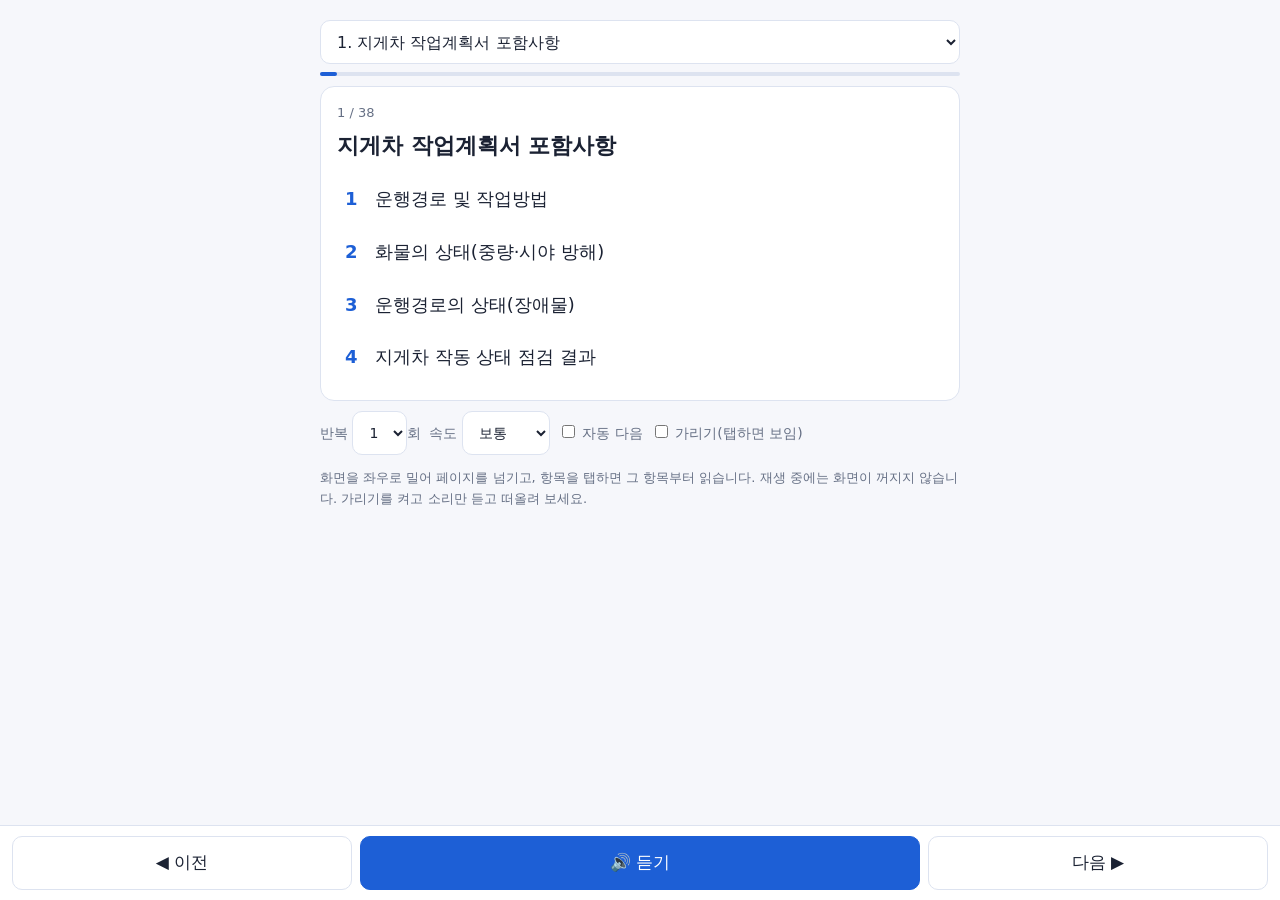
<file: final/index.html>
<!doctype html><html lang="ko"><head><meta charset="utf-8"><meta name="viewport" content="width=device-width, initial-scale=1, viewport-fit=cover"><title>산업안전기사 작업형 암기 음성</title><meta name="mobile-web-app-capable" content="yes"><meta name="apple-mobile-web-app-capable" content="yes">
<style>
:root{--bg:#f6f7fb;--c:#fff;--t:#1b2233;--m:#667085;--a:#1d5fd6;--b:#dde3f0;--h:#fff3c4;box-sizing:border-box;padding-top:env(safe-area-inset-top,0px);padding-bottom:env(safe-area-inset-bottom,0px)}
@media(prefers-color-scheme:dark){:root:not([data-theme="light"]){--bg:#10141f;--c:#1a2132;--t:#e8ecf5;--m:#9aa5bd;--a:#6aa0ff;--b:#2c3550;--h:#4a4120;color-scheme:dark}}
:root[data-theme="dark"]{--bg:#10141f;--c:#1a2132;--t:#e8ecf5;--m:#9aa5bd;--a:#6aa0ff;--b:#2c3550;--h:#4a4120;color-scheme:dark}
body{margin:0;background:var(--bg);color:var(--t);font:16px/1.6 system-ui,-apple-system,"Malgun Gothic",sans-serif}
main{max-width:640px;margin:0 auto;padding:12px}
select,button{font:inherit;color:var(--t);background:var(--c);border:1px solid var(--b);border-radius:10px;padding:8px 12px}
button{cursor:pointer}button.p{background:var(--a);color:#fff;border-color:var(--a)}
.r{display:flex;gap:8px;align-items:center;flex-wrap:wrap;margin:8px 0}
#sel{flex:1;min-width:0}
.card{background:var(--c);border:1px solid var(--b);border-radius:14px;padding:16px;margin:10px 0}
.n{color:var(--m);font-size:13px}h1{font-size:20px;margin:4px 0 10px}
ol{padding-left:0;margin:0;list-style:none}
li{display:flex;gap:8px;padding:8px;border-radius:8px;cursor:pointer}
li b{color:var(--a);min-width:22px}li.on{background:var(--h)}li.x span{filter:blur(7px)}
.bar{height:4px;background:var(--b);border-radius:4px}.bar i{display:block;height:4px;background:var(--a);border-radius:4px}
label{font-size:14px;color:var(--m)}
body{padding-bottom:96px;-webkit-tap-highlight-color:transparent;overscroll-behavior-y:contain}
select,button{min-height:44px}h1{font-size:22px}li{padding:12px 8px;font-size:18px}
.dock{position:fixed;left:0;right:0;bottom:0;z-index:5;display:flex;gap:8px;background:var(--c);border-top:1px solid var(--b);padding:10px 12px calc(10px + env(safe-area-inset-bottom,0px))}
.dock button{flex:1;min-height:54px;font-size:17px}.dock .p{flex:1.7}
</style></head><body><main>
<div class="r"><select id="sel" aria-label="페이지 선택"></select></div>
<div class="bar"><i id="bar"></i></div>
<div class="card"><div class="n" id="no"></div><h1 id="ti"></h1><ol id="ol"></ol></div>
<div class="dock"><button id="pv">◀ 이전</button><button class="p" id="pl">🔊 듣기</button><button id="nx">다음 ▶</button></div>
<div class="r">
<label>반복 <select id="rp"><option>1</option><option>2</option><option>3</option><option>5</option></select>회</label>
<label>속도 <select id="rt"><option value=".8">느리게</option><option value="1" selected>보통</option><option value="1.2">빠르게</option></select></label>
<label><input type="checkbox" id="au"> 자동 다음</label>
<label><input type="checkbox" id="hd"> 가리기(탭하면 보임)</label></div>
<p class="n">화면을 좌우로 밀어 페이지를 넘기고, 항목을 탭하면 그 항목부터 읽습니다. 재생 중에는 화면이 꺼지지 않습니다. 가리기를 켜고 소리만 듣고 떠올려 보세요.</p>
</main>
<script>
var D=`지게차 작업계획서 포함사항|운행경로 및 작업방법;화물의 상태(중량·시야 방해);운행경로의 상태(장애물);지게차 작동 상태 점검 결과
지게차 안정도 기준|하역작업 전후 4% 이내(5톤 이상 3.5%);하역작업 좌우 6% 이내;주행 전후 18% 이내;주행 좌우 (15+1.1V)% 이내
지게차 방호장치·헤드가드|방호장치: 헤드가드, 백레스트, 전조등, 후미등, 안전벨트;헤드가드 강도: 최대하중 2배 등분포정하중(4톤 초과 시 4톤);상부틀 개구 폭 16cm 미만;좌식 0.903m 이상, 입식 1.88m 이상
지게차 작업 전 점검 4가지|제동장치·조종장치 이상 유무;하역장치·유압장치 이상 유무;바퀴 이상 유무;전조등·후미등·방향지시기·경보장치 이상 유무
구내운반차 사업주 준수사항|제동장치·경음기 구비;헤드가드·전조등·후미등·방향지시기·후진경보기;작업계획서 작성;유자격 운전자 배치;승차석 외 탑승 금지;제한속도 지정
프레스 작업 시작 전 점검|클러치 및 브레이크 기능;크랭크축·플라이휠·슬라이드·연결봉·연결나사 풀림;1행정 1정지기구·급정지장치·비상정지장치 기능;슬라이드·칼날 위험방지기구 기능;금형 및 고정볼트 상태;방호장치 기능
프레스 방호장치|급정지기구 필요: 양수조작식, 감응식;급정지기구 불필요: 양수기동식, 게이트가드식, 손쳐내기식, 수인식;양수조작식 내측거리 300mm 이상;이름판: 압력능력, 제조번호, 제조자명, 제조연월, 안전인증 표시;안전블록: 금형 작업 중 슬라이드 낙하 방지
롤러기 급정지장치|손 조작식: 바닥에서 1.8m 이내;복부 조작식: 0.8m 이상 1.1m 이내;무릎 조작식: 0.4m 이상 0.6m 이내
기계 6대 위험점|협착점: 왕복운동부와 고정부;끼임점: 회전·왕복운동부와 고정부;절단점: 날카로운 운동부;물림점: 서로 반대로 회전하는 두 회전체;접선물림점: 회전체와 접선부(벨트 풀리);회전말림점: 돌출 회전체에 작업복·머리카락 말림
사출성형기|위험점: 끼임;방호장치: 게이트가드식, 양수조작식;감전 위험요인: 전원 미차단, 보호구 미착용, 감시인 미배치, 전용공구 미사용;감전 대책: 전원차단·잠금장치(LOTO), 외함 접지·누전차단기, 절연장갑·절연공구
선반·밀링·그라인더·컨베이어|선반: 방진구(work rest), 칩브레이크, 덮개;선반 샌드페이퍼 작업: 회전말림점;컨베이어·선반축·그라인더 방호장치: 덮개;밀링머신: 수직·수평 밀링머신;자율안전확인 표시: 제조자명·주소, 모델번호, 제조번호·연도, 기계 중량, 전기·유공압 정보, 스핀들 회전수 범위
컨베이어 작업 시작 전 점검|원동기 및 풀리 기능;이탈 등 방지장치 기능;비상정지장치 기능;원동기·회전축·기어·풀리 덮개 또는 울;재해원인: 잠금장치·꼬리표 미부착;대책: 잠금장치와 꼬리표 부착, 검사 시 기계 운전 정지
휴대용 연삭기·탁상용 연삭기|휴대용 연삭기 덮개 노출각도 180도 이내;숫돌 교체 시 작업 시작 전 1분 이상 시운전;교체 후 3분 이상 시운전;탁상용 연삭기: 끼임, 가해물 브레이크 패드
둥근톱|고정식 접촉예방장치: 가공재 상면과 덮개 하단 8mm 이내;덮개 하단과 테이블면 25mm 이내;방호장치: 반발예방장치, 톱날접촉예방장치;추가 표시: 덮개의 종류, 둥근톱 사용가능 치수;분할날: 톱날 뒷면 12mm 이내, 두께 톱날의 1.1배 이상
산업용 로봇|점검: 외부 전선 피복·외장 손상, 매니퓰레이터 작동 이상, 제동장치·비상정지장치 기능;1.8m 이상 울타리 불가 구간: 안전매트, 광전자식 방호장치;안전매트 추가 표시: 작동하중, 감응시간, 복귀신호 자동·수동, 대소인공용 여부
교류아크용접기|방호장치: 자동전격방지기;무부하 시 2차측 전압 25V 이하로 강하;종류: 외장형, 내장형, 저저항시동형(L형), 고저항시동형(H형);용접홀더 구비조건: 절연내력, 내열성;설치장소: 선박 이중선체 내부, 높이 2m 이상 추락위험 도전성 물체 접촉장소, 도전성 높은 습윤 장소
감전 위험도·누전차단기|위험도 결정요인 크시경종: 통전전류 크기, 통전시간, 통전경로, 전원의 종류;누전차단기 설치: 대지전압 150V 초과 이동형·휴대형;물 등 도전성 액체 습윤 장소;철판·철골 위 도전성 높은 장소;임시배선 전로 장소;정격감도전류 30mA 이하, 작동시간 0.03초 이내
활선작업·충전로|활선작업 보호구: 내전압용 절연장갑, 절연장화, AE종·ABE종 안전모;활선 확인: 검전기, 접지봉 접촉, 테스터 지시치;충전로 작업 조치: 절연용 보호구 착용, 절연용 방호구 설치, 활선작업용 기구 사용;전로 차단 예외: 생명유지장치·비상경보설비 중단 위험, 설계상 차단 불가, 감전·화재·폭발 위험 없음 확인;정전 후 감전 원인: 잔류전하
가스용접·가스집합용접장치|폭발 방지 방호장치: 안전기(역화방지기);배관 접합부: 플랜지·밸브·콕에 개스킷 사용;주관 및 분기관에 안전기 설치;하나의 취관에 안전기 2개 이상
밀폐공간 적정공기|산소 18% 이상 23.5% 미만;이산화탄소 1.5% 미만;일산화탄소 30ppm 미만;황화수소 10ppm 미만
밀폐공간 작업|작업 프로그램 5가지: 위치 파악·관리방안, 유해위험요인 파악·관리, 사전 확인 절차(출입 허가제), 안전보건교육 및 훈련, 그 밖의 건강장해 예방;비상시 피난용구: 도르래, 로프, 구명밧줄, 안전대, 피재자 구조용 발판, 호흡용 보호구;슬러지 작업 호흡용 보호구: 송기마스크, 공기호흡기;산소결핍 대피용 기구: 공기호흡기, 송기마스크, 사다리
방독마스크|흡수제 3가지: 활성탄, 소다라임, 호프카라이트;정화통 추가 표시 4가지: 파과곡선도, 사용시간 기록카드, 정화통 외부 측면 표시색, 사용상 주의사항;시험성능: 안면부 흡기저항, 배기저항, 누설률, 내부 이산화탄소 농도;도료·시너 취급: 유기화합물용 방독마스크
유해물질 취급·게시사항|관리대상 유해물질 게시 5가지: 명칭, 인체에 미치는 영향, 취급상 주의사항, 착용 보호구, 응급조치와 긴급 방재요령;DMF 용기 경고표지: 인화성물질경고, 급성독성물질경고, 발암성물질경고;브레이크 라이닝 세척 보호구: 불침투성 보호의, 보호장갑, 보호장화, 방독마스크, 보안경;유해물질 바닥: 경사 또는 둘레에 높이 15cm 이상 턱, 불침투 재료
특수화학설비·화학설비|필수 3가지: 계측장치(온도계·유량계·압력계), 자동경보장치, 긴급차단장치;급격한 압력 상승 우려: 압력방출용 파열판, 안전밸브;가스누설감지경보기: LPG는 바닥 가까이, 경보설정값 폭발하한계 25% 이하;인화성 물질 폭발: 증기운 폭발(UVCE);방유제: 저장탱크 위험물 확산 방지
공기압축기 작업 전 점검 7가지|공기저장 압력용기 외관 상태;드레인밸브 조작 및 배수;압력방출장치 기능;언로드밸브 기능;윤활유 상태;회전부 덮개 또는 울;그 밖의 연결 부위 이상 유무
국소배기장치 덕트·후드|덕트 길이는 짧게, 굴곡부는 적게;접속부 안쪽은 돌출부 없게;청소구 설치;오염물질 쌓이지 않도록 이송속도 유지;연결부로 외부 공기 유입 방지;외부식·리시버식 후드는 발산원에 가장 가까운 위치
비계 작업발판(높이 2m 이상)|작업발판 폭 40cm 이상;발판재료 간 틈 3cm 이하;안전난간 설치;견고한 재료, 이탈 방지 고정;강관비계 간격: 띠장 1.8m, 장선 1.5m
안전난간|상부난간대 90cm 이상 120cm 이하;중간난간대 설치;발끝막이판 높이 10cm 이상;난간대 지름 2.7cm 이상;100kg 하중을 견딜 것
말비계·이동식 비계|말비계 지주부재 기울기 75도 이하;보조부재 설치;높이 2m 초과 시 작업발판 폭 40cm 이상;이동식 비계: 브레이크·쐐기로 바퀴 고정 후 아웃트리거 설치;승강용 사다리 견고, 안전난간 설치;작업발판 수평 유지;최대적재하중 250kg 초과 금지
계단·사다리·가설통로|계단 강도 500kg/㎡ 이상, 안전율 4 이상;계단 폭 1m 이상;높이 3m 초과 시 3m 이내마다 너비 1.2m 이상 계단참;고정식 사다리 폭 30cm 이상, 벽과 15cm 이상, 상단 60cm 이상 돌출, 기울기 75도 이하;10m 이상이면 5m마다 계단참;가설통로 경사 30도 이하, 15도 초과 시 미끄럼 방지;수직갱 15m 이상이면 10m 이내마다 계단참
추락방호망·낙하물방지망|추락방호망: 작업면에서 10m 이내, 내민길이 2m 이상(벽면에서), 처짐 짧은 변 길이의 12% 이상, 겹침 30cm;낙하물방지망: 높이 10m 이내, 내민 수평거리 2m 이상, 수평면과 20도 이상 30도 이하, 겹침 15cm 이상, 그물코 2cm 이하
철골작업 중지 기준|풍속 초당 10m 이상;강우량 시간당 1mm 이상;강설량 시간당 1cm 이상;철골 기둥 승강로 답단 간격 30cm 이내
크레인·곤돌라·달기구|이동식 크레인 점검: 권과방지장치·경보장치, 브레이크·클러치·조정장치, 와이어로프 통과 부위 및 지반 상태;천장크레인 안전검사: 설치 후 3년, 이후 매 2년;훅해지장치: 훅에서 와이어로프 이탈 방지;곤돌라 탑승: 운반구 전도·추락 방지 조치, 안전대·구명줄 설치;달비계 달기체인 사용금지: 길이 5% 초과 늘어남, 링 지름 10% 초과 감소, 균열·심한 변형
항타기·항발기|조립·해체 시 점검: 본체 부속품의 하자, 와이어로프 상태, 권상용 드럼 장착 상태, 브레이크 기능(역전방지), 리더의 버팀 방법 및 고정상태;전도 방지: 아웃트리거, 각부 견고히 고정, 버팀줄 3개 이상
건설용 리프트·안전대|리프트 방호장치: 과부하방지장치, 완충스프링, 리미트스위치, 방호울 출입문 연동장치, 3상 전원차단장치;안전대 충격흡수장치 벨트: 너비 50mm 이상, 두께 2mm 이상, 정하중 15kN 이상;안전모: AB 낙하·추락, AE 낙하·감전, ABE 종합형
거푸집·터널·굴착|시스템동바리 벽연결재 간격: 제조사가 정한 기준;파이프서포트 3.5m 초과 시 수평연결재 설치;터널 부석 정리(Scaling), 숏크리트, 락볼트;터널 계측: 천단침하, 내공변위, 지중변위, 록볼트 축력;콘크리트 5MPa: 거푸집 제거 가능한 초기 강도;흙막이 지보공 정기점검: 부재 손상·변형·부식·변위·탈락, 버팀대 긴압 정도, 접속부·부착부·교차부, 침하 정도
근골격계·안전보건교육|유해요인조사 3가지: 작업장 상황, 작업조건, 근골격계질환 증상 유무;안전보건관리책임자: 신규 6시간, 보수 2년마다 6시간;관리감독자: 연 16시간;근로자: 매반기 12시간(사무직 6시간);건설 기초안전보건교육 4시간;채용 시: 일용 1시간, 기간제 4시간, 상용 8시간
피뢰기·보일러·재해형태|피뢰기: 상용주파 방전개시전압 높게, 충격 방전개시전압 낮게, 제한전압 낮게, 속류차단능력 크게;보일러 안전밸브: 최고사용압력 이하, 2개 이상이면 1개는 1.05배 이하;비래: 물건이 주체가 되어 사람이 맞는 경우;용광로: 이상온도 노출·접촉, 보호구 방열장갑·내열 안전화·방열 일체복`.trim().split("\n").map(function(l){var p=l.split("|");return{t:p[0],i:p[1].split(";")}});
var $=function(i){return document.getElementById(i)},ix=0,tok=0,seg=0,rep=0,S=window.speechSynthesis;
try{ix=Math.min(+localStorage.getItem("sv")||0,D.length-1)}catch(e){}
D.forEach(function(d,k){var o=document.createElement("option");o.value=k;o.textContent=(k+1)+". "+d.t;$("sel").appendChild(o)});
function show(){var d=D[ix];$("sel").value=ix;$("no").textContent=(ix+1)+" / "+D.length;$("ti").textContent=d.t;$("bar").style.width=((ix+1)/D.length*100)+"%";
var ol=$("ol");ol.innerHTML="";d.i.forEach(function(s,k){var li=document.createElement("li");li.id="i"+k;li.innerHTML="<b>"+(k+1)+"</b><span></span>";li.lastChild.textContent=s;if($("hd").checked)li.className="x";
li.onclick=function(){li.classList.remove("x");if(S&&S.speaking)play(k)};ol.appendChild(li)});
try{localStorage.setItem("sv",ix)}catch(e){}}
function stop(){tok++;if(S)S.cancel();try{if(wl){wl.release();wl=null}}catch(e){}$("pl").textContent="🔊 듣기";hl(-1)}
function hl(k){document.querySelectorAll("li").forEach(function(l,j){l.classList.toggle("on",j==k)})}
function say(t,cb){var u=new SpeechSynthesisUtterance(t),m=tok;u.lang="ko-KR";u.rate=+$("rt").value;u.onend=function(){if(m==tok)cb()};u.onerror=function(){};S.speak(u)}
function step(){var d=D[ix];if(seg>=d.i.length){rep++;if(rep<+$("rp").value){seg=0;return step()}
if($("au").checked&&ix<D.length-1){ix++;show();return play(-1)}return stop()}
var li=$("i"+seg);if(li)li.classList.remove("x");hl(seg);var t=d.i[seg];seg++;say((seg)+"번. "+t,step)}
function play(k){if(!S){alert("이 브라우저는 음성 읽기를 지원하지 않습니다.");return}
stop();tok++;rep=0;$("pl").textContent="⏹ 멈춤";try{navigator.wakeLock.request("screen").then(function(w){wl=w}).catch(function(){})}catch(e){}var d=D[ix];
if(k<0){seg=0;say(d.t,step)}else{seg=k;step()}}
function go(n){stop();ix=(n+D.length)%D.length;show()}
$("pl").onclick=function(){S&&(S.speaking||$("pl").textContent[0]=="⏹")?stop():play(-1)};
$("pv").onclick=function(){go(ix-1)};$("nx").onclick=function(){go(ix+1)};
$("sel").onchange=function(){go(+this.value)};$("hd").onchange=function(){stop();show()};
var wl=null,sx=0,sy=0;
document.addEventListener("touchstart",function(e){sx=e.touches[0].clientX;sy=e.touches[0].clientY},{passive:true});
document.addEventListener("touchend",function(e){var dx=e.changedTouches[0].clientX-sx,dy=e.changedTouches[0].clientY-sy;if(Math.abs(dx)>70&&Math.abs(dx)>Math.abs(dy)*2)go(ix+(dx<0?1:-1))},{passive:true});
show();
</script></body></html>
</file>
